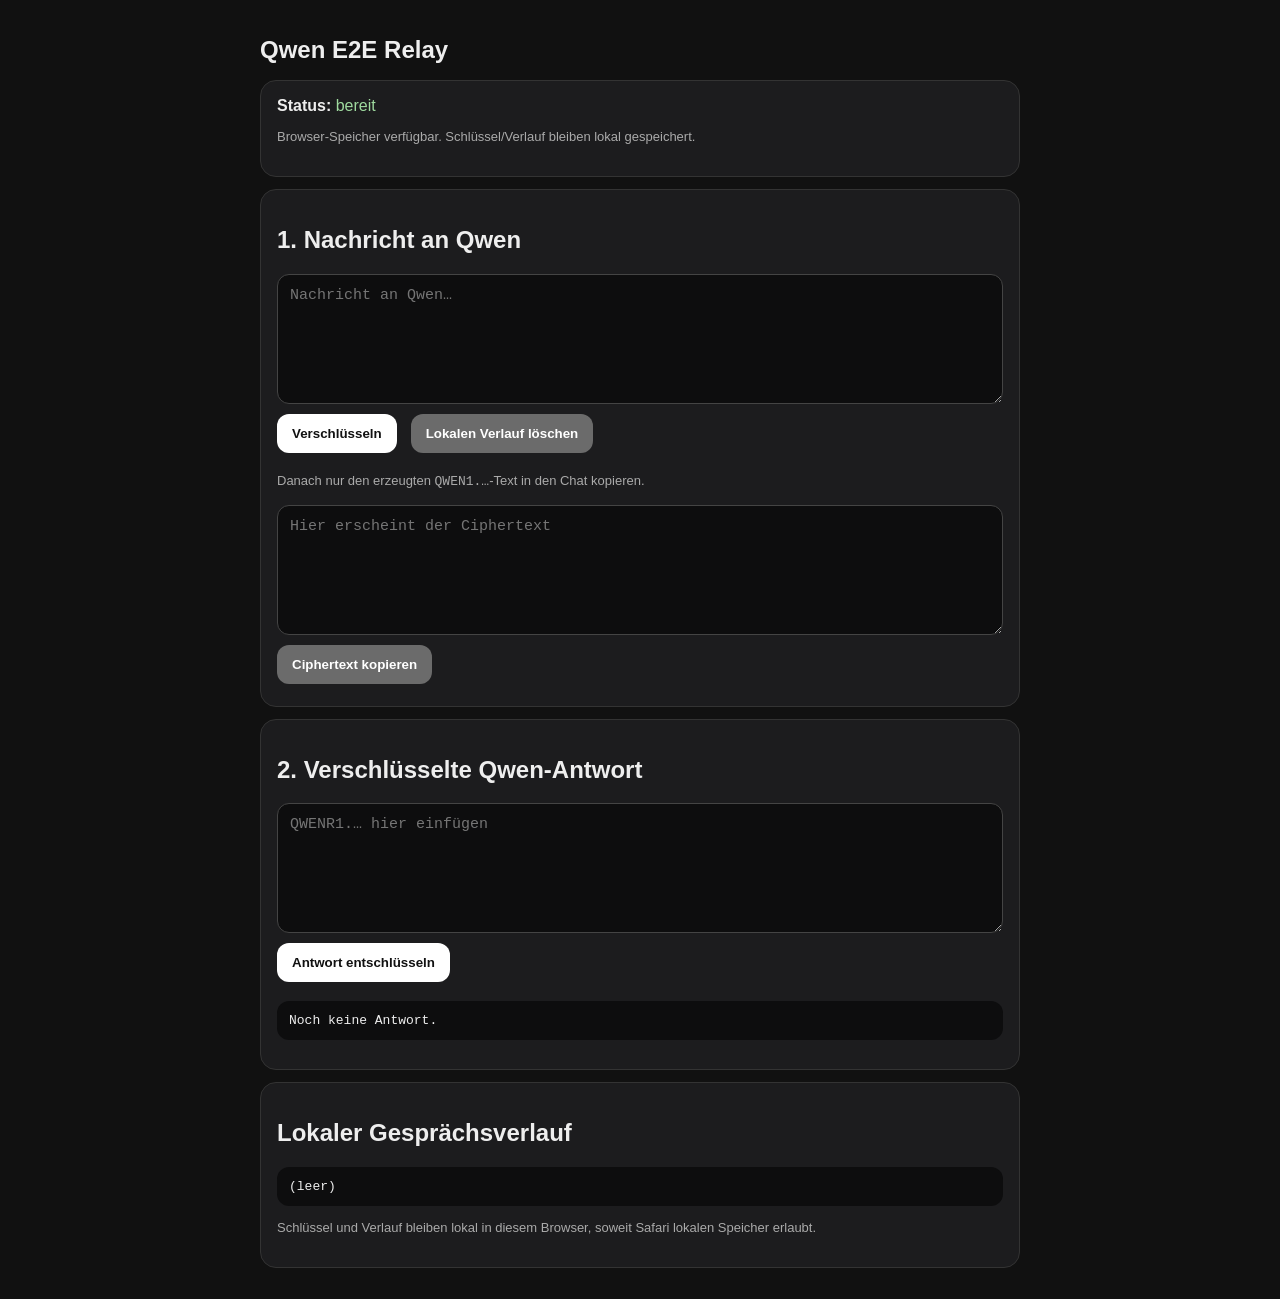
<file: index.html>
<!doctype html>
<html lang="de">
<head>
<meta charset="utf-8"><meta name="viewport" content="width=device-width,initial-scale=1,viewport-fit=cover">
<title>Qwen E2E Relay</title>
<style>
:root{font-family:-apple-system,BlinkMacSystemFont,"Segoe UI",sans-serif;color-scheme:dark;background:#111;color:#eee}
body{margin:0;padding:20px;max-width:760px;margin:auto}.card{background:#1c1c1e;border:1px solid #333;border-radius:16px;padding:16px;margin:12px 0}
h1{font-size:24px}textarea{box-sizing:border-box;width:100%;min-height:130px;border-radius:12px;border:1px solid #444;background:#0d0d0e;color:#fff;padding:12px;font:15px ui-monospace,SFMono-Regular,Menlo,monospace}
button{border:0;border-radius:12px;padding:12px 15px;margin:6px 6px 6px 0;font-weight:600}button.primary{background:#fff;color:#111}.muted{color:#aaa;font-size:13px;line-height:1.45}.ok{color:#9fda9f}.warn{color:#ffd479}.bad{color:#ff8e8e}pre{white-space:pre-wrap;word-break:break-word;background:#0d0d0e;padding:12px;border-radius:12px}.row{display:flex;gap:8px;flex-wrap:wrap}
</style></head>
<body>
<h1>Qwen E2E Relay</h1>
<div class="card"><b>Status:</b> <span id="status" class="warn">JavaScript startet…</span><p id="diag" class="muted">Diese Seite verschlüsselt Nachrichten lokal im Browser, bevor du sie in ChatGPT einfügst.</p></div>
<div class="card"><h2>1. Nachricht an Qwen</h2><textarea id="message" placeholder="Nachricht an Qwen…"></textarea><div class="row"><button class="primary" id="encrypt" type="button">Verschlüsseln</button><button id="clearHistory" type="button">Lokalen Verlauf löschen</button></div><p class="muted">Danach nur den erzeugten <code>QWEN1.…</code>-Text in den Chat kopieren.</p><textarea id="request" readonly placeholder="Hier erscheint der Ciphertext"></textarea><button id="copyRequest" type="button">Ciphertext kopieren</button></div>
<div class="card"><h2>2. Verschlüsselte Qwen-Antwort</h2><textarea id="response" placeholder="QWENR1.… hier einfügen"></textarea><button class="primary" id="decrypt" type="button">Antwort entschlüsseln</button><pre id="plainReply">Noch keine Antwort.</pre></div>
<div class="card"><h2>Lokaler Gesprächsverlauf</h2><pre id="history"></pre><p class="muted">Schlüssel und Verlauf bleiben lokal in diesem Browser, soweit Safari lokalen Speicher erlaubt.</p></div>
<script>
(function(){
'use strict';
const QWEN_PUBLIC_JWK = {"kty":"RSA","n":"[base64]","e":"AQAB","alg":"RSA-OAEP-256","ext":true,"key_ops":["encrypt"]};
const statusEl=document.getElementById('status'),diagEl=document.getElementById('diag');
let storageOK=false;
const memStore=new Map();
const store={
 get(k){if(storageOK){try{return localStorage.getItem(k)}catch(e){storageOK=false}}return memStore.has(k)?memStore.get(k):null},
 set(k,v){if(storageOK){try{localStorage.setItem(k,v);return}catch(e){storageOK=false}}memStore.set(k,v)},
 del(k){if(storageOK){try{localStorage.removeItem(k)}catch(e){storageOK=false}}memStore.delete(k)}
};
try{const x='__qwen_test__'+Date.now();localStorage.setItem(x,'1');localStorage.removeItem(x);storageOK=true}catch(e){storageOK=false}
if(!window.crypto || !window.crypto.subtle){statusEl.innerHTML='<span class="bad">WebCrypto fehlt</span>';diagEl.textContent='Diese Ansicht stellt crypto.subtle nicht bereit. Öffne die Seite in Safari/Chrome über HTTPS.';return;}
const te=new TextEncoder(), td=new TextDecoder();
const b64u=b=>{let s='';new Uint8Array(b).forEach(x=>s+=String.fromCharCode(x));return btoa(s).replace(/\+/g,'-').replace(/\//g,'_').replace(/=+$/,'')};
const ub64u=s=>{s=s.replace(/-/g,'+').replace(/_/g,'/');s+='='.repeat((4-s.length%4)%4);const x=atob(s),u=new Uint8Array(x.length);for(let i=0;i<x.length;i++)u[i]=x.charCodeAt(i);return u.buffer};
const encObj=o=>b64u(te.encode(JSON.stringify(o)).buffer), decObj=s=>JSON.parse(td.decode(ub64u(s)));
let privKey,pubKey,pubJwk,keysReady=false;
let history=[];try{history=JSON.parse(store.get('qwenE2EHistory')||'[]')}catch{history=[]}
function saveHistory(){store.set('qwenE2EHistory',JSON.stringify(history));renderHistory()}
function renderHistory(){document.getElementById('history').textContent=history.length?history.map(x=>(x.role==='user'?'Du':'Qwen')+': '+x.content).join('\n\n'):'(leer)'}
async function ensureKeys(){
 if(keysReady)return;
 const p=store.get('qwenE2EPrivateJwk'), q=store.get('qwenE2EPublicJwk');
 if(p&&q){try{const pj=JSON.parse(p);pubJwk=JSON.parse(q);privKey=await crypto.subtle.importKey('jwk',pj,{name:'RSA-OAEP',hash:'SHA-256'},true,['decrypt']);pubKey=await crypto.subtle.importKey('jwk',pubJwk,{name:'RSA-OAEP',hash:'SHA-256'},true,['encrypt']);keysReady=true;return}catch(e){store.del('qwenE2EPrivateJwk');store.del('qwenE2EPublicJwk')}}
 const kp=await crypto.subtle.generateKey({name:'RSA-OAEP',modulusLength:3072,publicExponent:new Uint8Array([1,0,1]),hash:'SHA-256'},true,['encrypt','decrypt']);
 privKey=kp.privateKey;pubKey=kp.publicKey;const pj=await crypto.subtle.exportKey('jwk',privKey);pubJwk=await crypto.subtle.exportKey('jwk',pubKey);store.set('qwenE2EPrivateJwk',JSON.stringify(pj));store.set('qwenE2EPublicJwk',JSON.stringify(pubJwk));keysReady=true;
}
async function encryptMessage(){
 statusEl.textContent='verschlüssele…';
 await ensureKeys(); const msg=document.getElementById('message').value;if(!msg.trim()){statusEl.innerHTML='<span class="warn">Bitte Nachricht eingeben</span>';return;}
 const qpub=await crypto.subtle.importKey('jwk',QWEN_PUBLIC_JWK,{name:'RSA-OAEP',hash:'SHA-256'},false,['encrypt']);
 const aesRaw=crypto.getRandomValues(new Uint8Array(32)),iv=crypto.getRandomValues(new Uint8Array(12));const aes=await crypto.subtle.importKey('raw',aesRaw,{name:'AES-GCM'},false,['encrypt']);
 const payload={message:msg,history:history.slice(-8),reply_public_jwk:pubJwk};
 const ct=await crypto.subtle.encrypt({name:'AES-GCM',iv,additionalData:te.encode('QWEN-E2E-v1')},aes,te.encode(JSON.stringify(payload)));
 const ek=await crypto.subtle.encrypt({name:'RSA-OAEP'},qpub,aesRaw);
 const env={v:1,alg:'RSA-OAEP-256+A256GCM',ek:b64u(ek),iv:b64u(iv.buffer),ct:b64u(ct)};
 document.getElementById('request').value='QWEN1.'+encObj(env); history.push({role:'user',content:msg});saveHistory();
 statusEl.innerHTML='<span class="ok">Ciphertext erzeugt</span>';
}
async function decryptReply(){
 await ensureKeys();let t=document.getElementById('response').value.trim();if(!t.startsWith('QWENR1.'))throw new Error('Antwort muss mit QWENR1. beginnen');
 const env=decObj(t.slice(7));const aesRaw=await crypto.subtle.decrypt({name:'RSA-OAEP'},privKey,ub64u(env.ek));const aes=await crypto.subtle.importKey('raw',aesRaw,{name:'AES-GCM'},false,['decrypt']);
 const plain=await crypto.subtle.decrypt({name:'AES-GCM',iv:new Uint8Array(ub64u(env.iv)),additionalData:te.encode('QWEN-E2E-REPLY-v1')},aes,ub64u(env.ct));const obj=JSON.parse(td.decode(plain));document.getElementById('plainReply').textContent=obj.reply;history.push({role:'assistant',content:obj.reply});saveHistory();statusEl.innerHTML='<span class="ok">Antwort entschlüsselt</span>';
}
async function copyText(el){try{await navigator.clipboard.writeText(el.value);statusEl.innerHTML='<span class="ok">kopiert</span>'}catch{el.focus();el.select();document.execCommand('copy')}}
function showErr(e){console.error(e);statusEl.innerHTML='<span class="bad">Fehler: '+String(e && e.message || e)+'</span>';diagEl.textContent=String(e && e.stack || e)}
document.getElementById('encrypt').addEventListener('click',()=>encryptMessage().catch(showErr));
document.getElementById('decrypt').addEventListener('click',()=>decryptReply().catch(showErr));
document.getElementById('copyRequest').addEventListener('click',()=>copyText(document.getElementById('request')).catch(showErr));
document.getElementById('clearHistory').addEventListener('click',()=>{history=[];saveHistory();statusEl.innerHTML='<span class="ok">Verlauf gelöscht</span>'});
renderHistory();
statusEl.innerHTML='<span class="ok">JavaScript + WebCrypto verfügbar</span>';
diagEl.textContent=storageOK?'Browser-Speicher verfügbar. Schlüssel/Verlauf bleiben lokal gespeichert.':'Browser-Speicher blockiert. Verschlüsselung funktioniert trotzdem, solange diese Seite geöffnet bleibt.';
ensureKeys().then(()=>{statusEl.innerHTML='<span class="ok">bereit</span>'}).catch(showErr);
})();
</script></body></html>
</file>
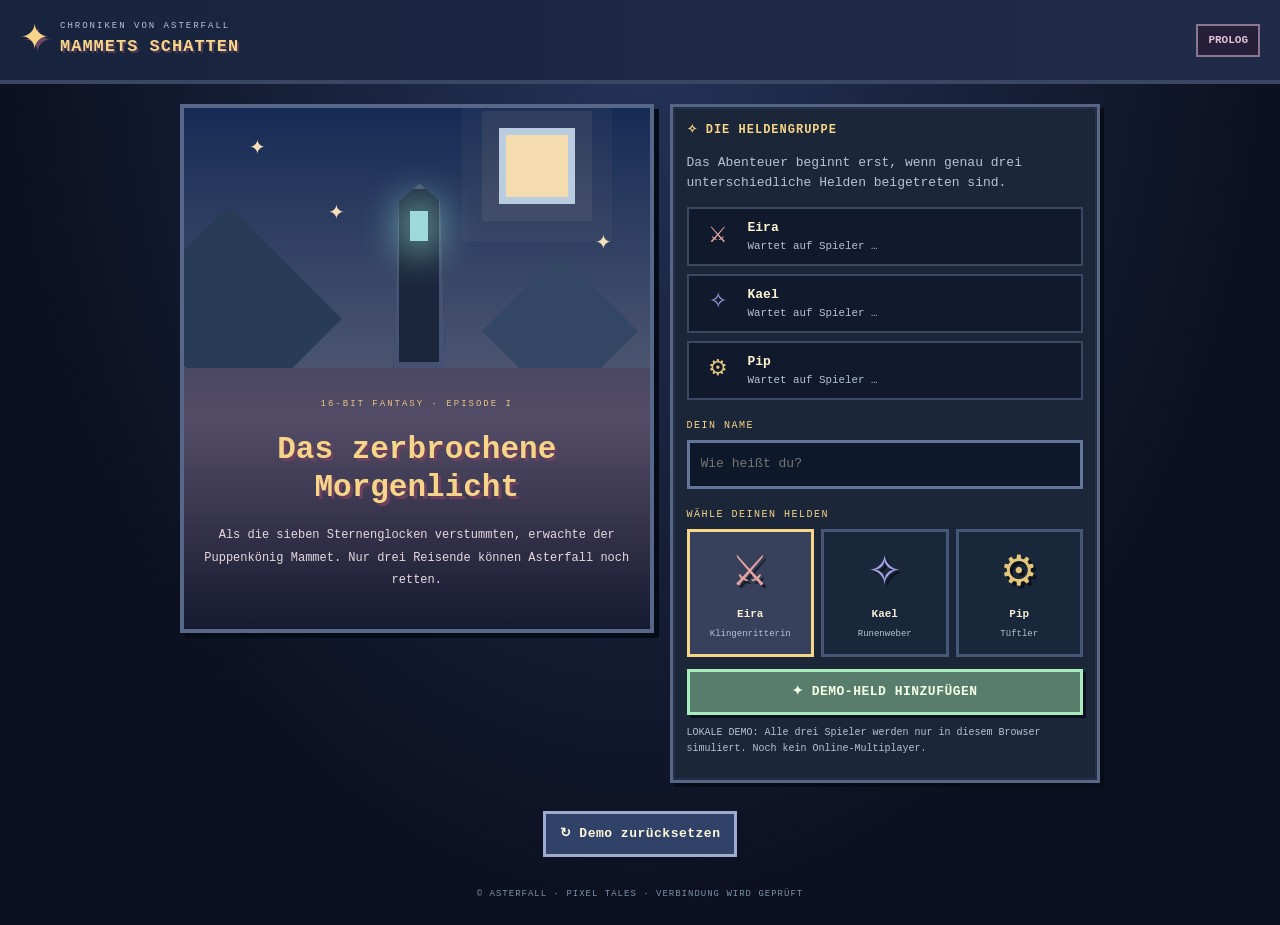
<file: mammet-jrpg/index.html>
<!doctype html>
<html lang="de">
<head>
<meta charset="utf-8">
<meta name="viewport" content="width=device-width,initial-scale=1,viewport-fit=cover">
<meta name="theme-color" content="#101526">
<meta name="description" content="Ein rundenbasiertes Pixel-JRPG für drei Helden. Mammet wartet.">
<link rel="manifest" href="./manifest.webmanifest">
<title>Chroniken von Asterfall – Mammet</title>
<link rel="stylesheet" href="./style.css">
<script defer src="./config.js"></script>
<script defer src="./game.js"></script>
</head>
<body>
<div class="shell">
 <header class="topbar">
  <div class="brand"><span class="star">✦</span><span><small>CHRONIKEN VON ASTERFALL</small><strong>MAMMETS SCHATTEN</strong></span></div>
  <div class="round-pill" id="roundBadge">PROLOG</div>
 </header>
 <div id="notice" class="notice" role="status" aria-live="polite"></div>
 <section id="lobby" class="lobby">
  <div class="cover">
    <div class="cover-art" aria-hidden="true">
     <div class="moon"></div><div class="mountain one"></div><div class="mountain two"></div><div class="tower"></div>
     <div class="tower-glow"></div><div class="pixel-star s1">✦</div><div class="pixel-star s2">✦</div><div class="pixel-star s3">✦</div>
    </div>
    <div class="cover-title"><small>16-BIT FANTASY · EPISODE I</small><h1>Das zerbrochene<br>Morgenlicht</h1><p>Als die sieben Sternenglocken verstummten, erwachte der Puppenkönig Mammet. Nur drei Reisende können Asterfall noch retten.</p></div>
  </div>
  <div class="panel lobby-panel">
   <h2>✧ Die Heldengruppe</h2><p class="muted">Das Abenteuer beginnt erst, wenn genau drei unterschiedliche Helden beigetreten sind.</p>
   <div id="lobbyRoster" class="roster"></div>
   <div id="joinControls">
    <label for="playerName">DEIN NAME</label><input id="playerName" maxlength="18" autocomplete="nickname" placeholder="Wie heißt du?">
    <label>WÄHLE DEINEN HELDEN</label>
    <div id="heroPicker" class="hero-picker"></div>
    <button class="btn primary full" id="joinBtn">✦ DER GRUPPE BEITRETEN</button>
   </div>
   <div id="joinedMessage" class="hidden"><div class="callout">✦ Du bist dabei! Sobald drei Helden angemeldet sind, beginnt die erste Runde.</div></div>
   <p id="modeMessage" class="muted micro"></p>
  </div>
 </section>
 <div id="play" class="game hidden">
  <aside class="sidebar left" id="leftSidebar">
   <div class="panel"><h2>✦ Deine Figur</h2><div id="myHero"></div></div>
   <div class="panel"><h2>✦ Inventar</h2><div id="myInventory"></div></div>
   <div class="panel"><h2>✦ Auftrag</h2><p class="small">Finde die Fragmente der sieben Sternenglocken, ehe Mammet die Himmelsuhr anhalten kann.</p><div id="questProgress"></div></div>
  </aside>
  <main class="center">
   <div class="scene-head"><span id="placeName">ASTERCROSS · WALDRAND</span><span id="weather">☾ NACHT</span></div>
   <div class="map-wrap"><canvas id="world" width="320" height="208" role="img" aria-label="Pixelkarte der JRPG-Welt"></canvas><div class="map-vignette"></div></div>
   <div class="battle-line" id="turnLine"></div>
   <div class="panel dialogue"><div class="speaker" id="speaker">ERZÄHLER</div><p id="story" aria-live="polite"></p></div>
   <div class="panel action-panel">
    <h2>✧ Dein nächster Zug</h2><div id="waitMessage" class="callout"></div>
    <div id="actionControls" class="hidden">
     <div class="actions" id="quickActions"></div>
     <label for="actionText">EIGENE HANDLUNG ODER DIALOG</label>
     <textarea id="actionText" maxlength="400" rows="3" placeholder="Ich spreche mit dem Händler …"></textarea>
     <button id="actBtn" class="btn primary full">► AKTION BESTÄTIGEN</button>
    </div>
   </div>
   <div class="panel"><h2>✦ Ereignisprotokoll</h2><div id="eventLog" class="eventlog"></div></div>
   <button id="pushBtn" class="btn hidden" type="button">♬ ZUG-BENACHRICHTIGUNGEN AKTIVIEREN</button>
  </main>
  <aside class="sidebar right" id="rightSidebar">
   <div class="panel"><h2>✧ Die Gefährten</h2><div id="partyCards"></div></div>
   <div class="panel boss"><h2>☠ MAMMET</h2><div class="boss-face" aria-hidden="true">♛</div><p class="small">Puppenkönig der Nachtdämmerung</p><div id="bossStatus" class="muted small"></div></div>
   <div class="panel"><h2>✦ Zugfolge</h2><div id="orderList"></div><p class="micro muted">Mammet handelt zweimal pro Runde, niemals zweimal direkt hintereinander.</p></div>
  </aside>
 </div>
 <nav class="mobile-nav hidden" id="mobileNav">
  <button data-tab="left" class="navbtn">◈ HELD</button><button data-tab="center" class="navbtn active">▣ SPIEL</button><button data-tab="right" class="navbtn">♛ GRUPPE</button>
 </nav>
 <footer>© ASTERFALL · PIXEL TALES · <span id="connection">VERBINDUNG WIRD GEPRÜFT</span></footer>
</div>
</body>
</html>
</file>
<file: mammet-jrpg/style.css>
:root{color-scheme:dark;--bg:#0c1020;--panel:#1c2639;--panel2:#26334b;--line:#52617b;--text:#f6edd3;--gold:#f7d588;--soft:#b5c3d4;--mint:#80d3aa;--pink:#e9959e;--blue:#89baf5}*{box-sizing:border-box}html{scroll-behavior:smooth}body{margin:0;background:radial-gradient(ellipse at top,#25345a 0,#0c1020 70%);color:var(--text);font-family:ui-monospace,SFMono-Regular,Menlo,Consolas,monospace;font-size:13px;line-height:1.55}.shell{max-width:1520px;margin:auto;min-height:100vh;padding-bottom:env(safe-area-inset-bottom)}.topbar{min-height:78px;display:flex;align-items:center;justify-content:space-between;gap:10px;padding:13px 20px;border-bottom:4px solid #3a4764;background:linear-gradient(90deg,#18243d,#202b4a)}.brand{display:flex;align-items:center;gap:11px}.brand .star{font-size:35px;color:var(--gold);text-shadow:3px 3px #6d4666}.brand small{display:block;font-size:9px;letter-spacing:2px;color:var(--soft)}.brand strong{display:block;font-size:17px;letter-spacing:1px;color:var(--gold);text-shadow:2px 2px #513955}.round-pill{border:2px solid #8c7790;padding:6px 10px;color:#e4c0da;white-space:nowrap;font-weight:800;font-size:11px;background:#251f39}.notice{background:#51333f;color:#ffe3d2;text-align:center;padding:10px;display:none}.notice:not(:empty){display:block}.hidden{display:none!important}.panel{background:var(--panel);border:3px solid #566684;box-shadow:4px 4px 0 #070c17,inset 0 0 0 2px #23304a;padding:14px}.panel h2{font-size:12px;color:var(--gold);letter-spacing:1px;margin:0 0 11px;text-transform:uppercase}.muted{color:var(--soft)}.small{font-size:11px}.micro{font-size:10px}.lobby{width:min(960px,100%);padding:20px;margin:0 auto;display:grid;grid-template-columns:1.1fr 1fr;gap:16px;align-items:start}.cover{position:relative;border:4px solid #576789;background:linear-gradient(#1d3057,#544c66 60%,#161a30);min-height:510px;box-shadow:5px 5px 0 #060c17;overflow:hidden}.cover-art{position:relative;height:260px;overflow:hidden;background:linear-gradient(#162b55,#4b5570)}.moon{position:absolute;right:16%;top:20px;width:76px;height:76px;border:7px solid #bacde0;background:#f4dcaf;box-shadow:0 0 0 17px #f4dcaf12,0 0 0 37px #f4dcaf09}.mountain{position:absolute;bottom:-18px;width:160px;height:145px;background:#293c57;transform:rotate(45deg)}.mountain.one{left:-30px}.mountain.two{right:35px;width:110px;height:110px;background:#334663}.tower{position:absolute;left:45%;bottom:0;width:52px;height:185px;background:#1b263c;border:6px solid #455273;clip-path:polygon(0 100%,10% 10%,50% 0,90% 10%,100% 100%)}.tower-glow{position:absolute;left:calc(45% + 17px);bottom:127px;background:#9ed9db;box-shadow:0 0 35px 13px #a4f6e877;width:18px;height:30px}.pixel-star{position:absolute;color:#f5dfb7;font-size:20px}.s1{left:14%;top:25px}.s2{left:31%;top:90px}.s3{right:8%;top:120px}.cover-title{padding:25px 20px;text-align:center}.cover-title small{font-size:9px;letter-spacing:2px;color:#e8c384}.cover-title h1{font-size:31px;line-height:1.2;color:var(--gold);text-shadow:3px 3px #6d405d;margin:18px 0}.cover-title p{font-size:12px;line-height:1.9;color:#e7d9df}.lobby-panel label,.action-panel label{display:block;color:var(--gold);font-size:10px;letter-spacing:1.5px;margin:18px 0 7px}input,textarea{border:3px solid #637599;border-radius:0;background:#0d192a;color:var(--text);font:inherit;padding:11px;width:100%;outline:0}input:focus,textarea:focus{border-color:var(--gold)}textarea{min-height:85px;resize:vertical}.roster{display:grid;gap:8px;margin:14px 0}.roster-entry{background:#101a2c;border:2px solid #394963;display:flex;align-items:center;gap:10px;padding:9px}.roster-entry .avatar{font-size:22px;min-width:40px;text-align:center}.roster-entry strong{color:#fff4d2}.roster-entry small{display:block;color:var(--soft)}.hero-picker{display:grid;grid-template-columns:repeat(3,minmax(0,1fr));gap:7px}.hero-card{border:3px solid #485678;background:#19273b;color:var(--text);padding:9px 3px;cursor:pointer;min-height:128px;text-align:center;font:inherit}.hero-card.selected{border-color:var(--gold);background:#37415c}.hero-card[disabled]{opacity:.4;cursor:not-allowed}.hero-card .big{font-size:42px;display:block;filter:drop-shadow(3px 3px 0 #0008);line-height:1.5}.hero-card strong{font-size:11px;display:block}.hero-card small{color:var(--soft);font-size:9px}.btn{border:3px solid #9faad1;padding:10px 14px;background:#304268;color:#fff7db;font:inherit;font-weight:900;cursor:pointer;box-shadow:3px 3px 0 #0c1020;letter-spacing:.5px}.btn:active{transform:translate(2px,2px);box-shadow:1px 1px 0 #0c1020}.btn.primary{background:#597d6c;border-color:#a7edbb;color:#f4ffe8}.btn[disabled]{cursor:not-allowed;opacity:.5;transform:none}.full{width:100%;margin-top:12px}.callout{border-left:4px solid #c5ad71;background:#26364b;padding:12px;color:#ede6d2;font-size:12px}.game{display:grid;grid-template-columns:minmax(160px,225px) minmax(0,1fr) minmax(160px,225px);gap:12px;padding:12px;align-items:start}.sidebar{display:grid;gap:12px;position:sticky;top:12px}.center{min-width:0;display:grid;gap:12px}.scene-head{display:flex;justify-content:space-between;gap:10px;padding:10px 12px;background:#273a51;border:3px solid #60708f;color:#f2d899;font-size:11px;font-weight:bold;letter-spacing:.8px}.map-wrap{position:relative;background:#10192c;border:4px solid #7584a5;box-shadow:4px 4px 0 #080e1a;overflow:hidden}.map-wrap canvas{width:100%;display:block;image-rendering:pixelated;image-rendering:crisp-edges}.map-vignette{position:absolute;pointer-events:none;inset:0;box-shadow:inset 0 0 65px 22px #0a0d2566}.battle-line{display:flex;gap:5px;flex-wrap:wrap}.turn-chip{background:#283a50;border:2px solid #4a5c7b;padding:7px 9px;font-size:10px;color:#d6d9e7}.turn-chip.current{background:#67516a;border-color:#eac48b;color:#fff6d7}.turn-chip.done{opacity:.42}.turn-chip.enemy{color:#f1a4ab}.dialogue{border-color:#c4a86f;background:linear-gradient(150deg,#26334b,#1d2739)}.speaker{font-weight:900;color:#f3cf7d;font-size:11px;letter-spacing:1px;margin-bottom:5px}.dialogue p{font-size:13px;line-height:1.95;white-space:pre-wrap;margin:0;min-height:50px}.actions{display:grid;grid-template-columns:repeat(2,minmax(0,1fr));gap:9px}.quick{font:inherit;font-size:11px;background:#2a3b58;border:2px solid #7585a4;color:#e9e1ce;padding:9px 5px;cursor:pointer}.quick.selected{background:#5c506e;border-color:#f0c78d}.eventlog{max-height:230px;overflow:auto;display:grid;gap:8px}.event{border-left:2px solid #6c7d9b;padding:0 9px;font-size:10px;color:#c3cfda}.event b{color:#f4d89b}.character{display:flex;gap:10px;align-items:center}.portrait{font-size:44px;background:#34465f;border:2px solid #7d88aa;padding:7px;line-height:1}.char-name{font-weight:900;color:var(--gold)}.bar{height:9px;background:#0c1423;border:2px solid #5d6784;margin:7px 0}.bar>span{display:block;height:100%;background:#79cfa2}.item{padding:9px 0;border-bottom:1px solid #3c4a62;display:flex;gap:7px;justify-content:space-between;font-size:11px}.item:last-child{border:0}.party-entry{padding:10px 0;border-bottom:1px solid #3c4a62}.party-entry:last-child{border:0}.boss{text-align:center;border-color:#9a5e6a}.boss-face{font-size:61px;line-height:1.5;color:#e993aa;text-shadow:4px 4px #553048}.order-entry{padding:7px;border-bottom:1px solid #344158;font-size:11px}.order-entry.on{color:var(--gold);background:#3a3550}.order-entry.passed{color:#7a899f}.order-entry.opp{color:#f0adb5}.quest-bar{width:100%;height:8px;background:#101827;border:1px solid #657393}.quest-bar>div{height:100%;background:#d1b17c}.mobile-nav{display:none}footer{font-size:9px;text-align:center;color:#7d92a9;padding:23px 10px;letter-spacing:1px}@media(max-width:800px){.game{grid-template-columns:1fr;padding:9px;gap:9px;padding-bottom:74px}.sidebar{position:static}.sidebar.left,.sidebar.right{display:none}.game[data-tab=left] .sidebar.left,.game[data-tab=right] .sidebar.right{display:grid}.game[data-tab=left] .center,.game[data-tab=right] .center{display:none}.mobile-nav:not(.hidden){display:flex;position:fixed;bottom:0;left:0;right:0;z-index:20;background:#182439;border-top:3px solid #60718c;padding:7px 8px calc(7px + env(safe-area-inset-bottom));gap:6px}.navbtn{flex:1;background:#2e405d;color:#d5dbee;border:2px solid #506486;font:inherit;font-size:11px;font-weight:800;padding:11px 4px}.navbtn.active{border-color:#ebcb81;background:#4c4d68;color:#fff0d6}.lobby{grid-template-columns:1fr;padding:10px}.cover{min-height:unset}.cover-art{height:160px}.cover-title{padding:16px}.cover-title h1{font-size:25px}.cover-title p{font-size:11px}.topbar{min-height:66px;padding:10px}.brand strong{font-size:12px}.brand small{font-size:7px;letter-spacing:1px}.brand .star{font-size:25px}.round-pill{font-size:9px}.scene-head{font-size:9px}.panel{padding:12px}.map-wrap canvas{max-height:45vh;object-fit:contain}}@media(prefers-reduced-motion:reduce){*{scroll-behavior:auto!important;animation:none!important}}
</file>
